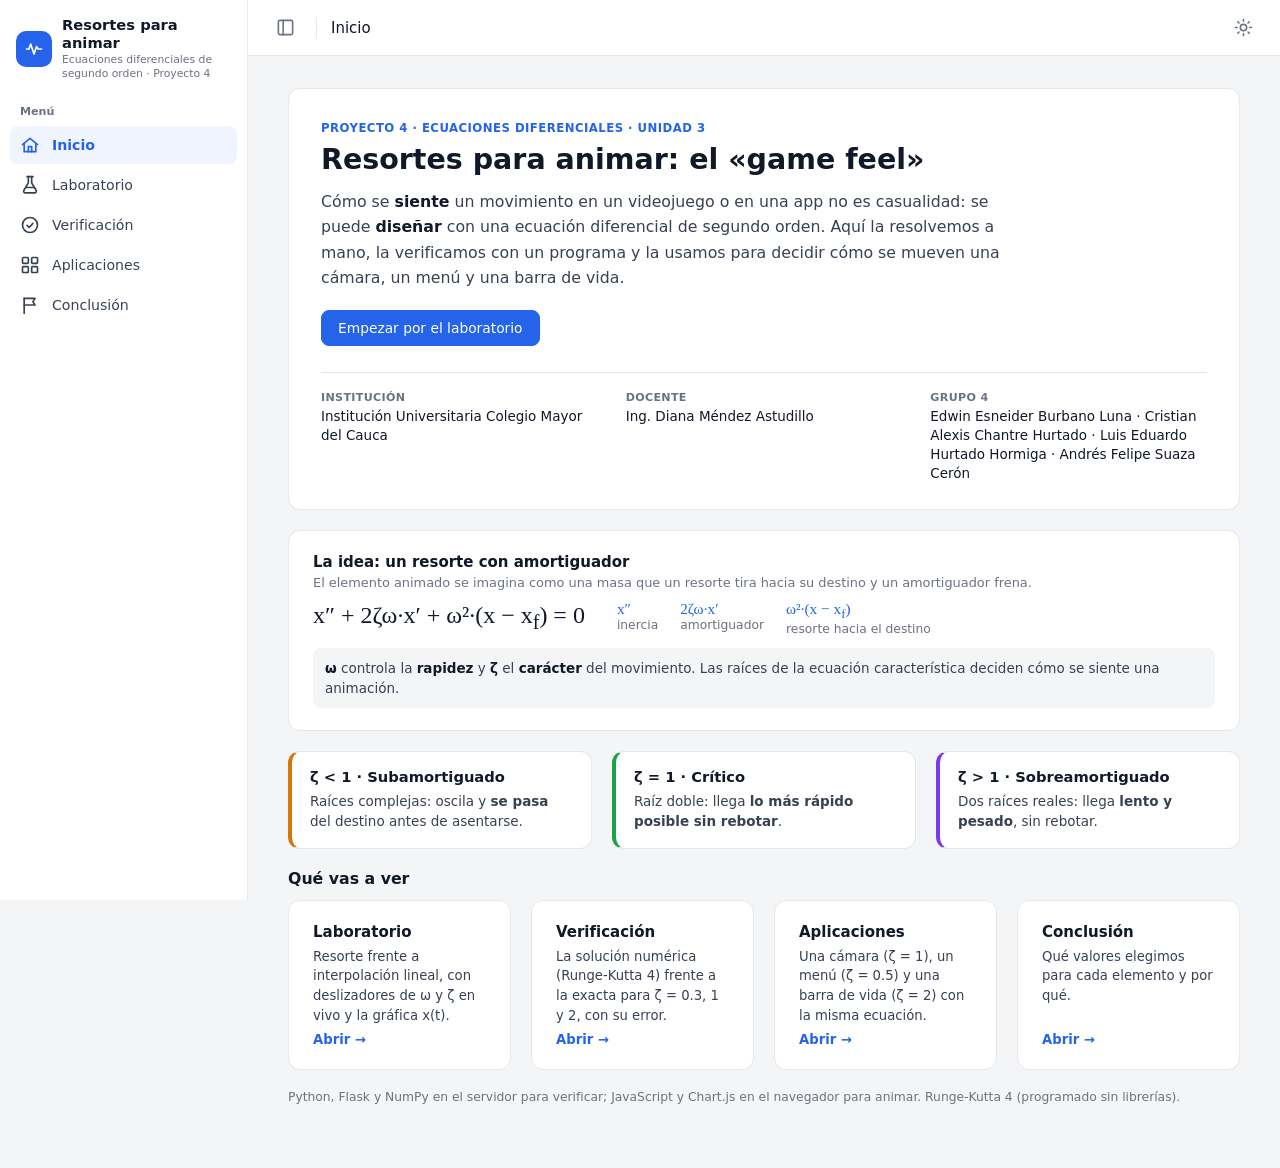
<file: static/index.html>
<!DOCTYPE html>
<html lang="es">
<head>
  <meta charset="utf-8">
  <meta name="viewport" content="width=device-width, initial-scale=1">
  <title>Resortes para animar · Game feel</title>
  <link rel="stylesheet" href="/static/css/styles.css">
  <script>
    // Antes de pintar: evita el parpadeo del menú y del tema.
    (() => {
      const root = document.documentElement;
      let sidebar = null, theme = null;
      try { sidebar = localStorage.getItem('sidebar-collapsed'); theme = localStorage.getItem('theme'); } catch (e) {}
      if (sidebar === '1' || (sidebar === null && window.innerWidth < 800)) root.classList.add('sb-collapsed');
      const dark = theme === 'dark' || (theme !== 'light' && matchMedia('(prefers-color-scheme: dark)').matches);
      if (dark) root.dataset.theme = 'dark';
    })();
  </script>
</head>
<body>
  <div class="app">
  <aside class="sidebar" id="sidebar">
    <div class="brand">
      <div class="brand-mark" aria-hidden="true"><svg class="icon" viewBox="0 0 24 24" fill="none" stroke="currentColor" stroke-width="2" stroke-linecap="round" stroke-linejoin="round" aria-hidden="true"><path d="M3 12h3l2-6 4 12 3-9 2 3h4"/></svg></div>
      <div class="brand-text">
        <h1>Resortes para animar</h1>
        <p>Ecuaciones diferenciales de segundo orden · Proyecto 4</p>
      </div>
    </div>
    <p class="menu-title">Menú</p>
    <nav class="nav-list" id="main-nav" role="tablist" aria-label="Secciones">
      <button class="nav-item active" data-view="inicio" data-tooltip="Inicio" role="tab">
        <svg class="icon" viewBox="0 0 24 24" fill="none" stroke="currentColor" stroke-width="2" stroke-linecap="round" stroke-linejoin="round" aria-hidden="true"><path d="M3 11.5 12 4l9 7.5"/><path d="M5 10v10h14V10"/><path d="M10 20v-6h4v6"/></svg>
        <span class="label">Inicio</span>
      </button>
      <button class="nav-item" data-view="lab" data-tooltip="Laboratorio" role="tab">
        <svg class="icon" viewBox="0 0 24 24" fill="none" stroke="currentColor" stroke-width="2" stroke-linecap="round" stroke-linejoin="round" aria-hidden="true"><path d="M10 2v7.5L4.6 18.6A2 2 0 0 0 6.3 21.5h11.4a2 2 0 0 0 1.7-2.9L14 9.5V2"/><path d="M8.5 2h7"/><path d="M7 15h10"/></svg>
        <span class="label">Laboratorio</span>
      </button>
      <button class="nav-item" data-view="verify" data-tooltip="Verificación" role="tab">
        <svg class="icon" viewBox="0 0 24 24" fill="none" stroke="currentColor" stroke-width="2" stroke-linecap="round" stroke-linejoin="round" aria-hidden="true"><circle cx="12" cy="12" r="9"/><path d="m8.5 12.5 2.5 2.5 4.5-5"/></svg>
        <span class="label">Verificación</span>
      </button>
      <button class="nav-item" data-view="cases" data-tooltip="Aplicaciones" role="tab">
        <svg class="icon" viewBox="0 0 24 24" fill="none" stroke="currentColor" stroke-width="2" stroke-linecap="round" stroke-linejoin="round" aria-hidden="true"><rect x="3" y="3" width="7" height="7" rx="1"/><rect x="14" y="3" width="7" height="7" rx="1"/><rect x="3" y="14" width="7" height="7" rx="1"/><rect x="14" y="14" width="7" height="7" rx="1"/></svg>
        <span class="label">Aplicaciones</span>
      </button>
      <button class="nav-item" data-view="conclusion" data-tooltip="Conclusión" role="tab">
        <svg class="icon" viewBox="0 0 24 24" fill="none" stroke="currentColor" stroke-width="2" stroke-linecap="round" stroke-linejoin="round" aria-hidden="true"><path d="M5 22V4"/><path d="M5 4h13l-2.5 4L18 12H5"/></svg>
        <span class="label">Conclusión</span>
      </button>
    </nav>
  </aside>

  <div class="content">
  <header class="navbar">
    <button class="icon-btn" id="sidebar-toggle" data-tooltip="Colapsar menú" aria-label="Colapsar o expandir el menú" aria-expanded="true">
      <svg class="icon" viewBox="0 0 24 24" fill="none" stroke="currentColor" stroke-width="2" stroke-linecap="round" stroke-linejoin="round" aria-hidden="true"><rect x="3" y="3" width="18" height="18" rx="2"/><path d="M9 3v18"/></svg>
    </button>
    <span class="navbar-sep" aria-hidden="true"></span>
    <h2 id="page-title">Inicio</h2>
    <div class="navbar-actions">
      <button class="icon-btn theme-btn" id="theme-toggle" data-tooltip="Cambiar a tema oscuro" aria-label="Cambiar entre tema claro y oscuro">
        <svg class="icon icon-sun" viewBox="0 0 24 24" fill="none" stroke="currentColor" stroke-width="2" stroke-linecap="round" stroke-linejoin="round" aria-hidden="true"><circle cx="12" cy="12" r="4"/><path d="M12 2v2M12 20v2M4.9 4.9l1.4 1.4M17.7 17.7l1.4 1.4M2 12h2M20 12h2M4.9 19.1l1.4-1.4M17.7 6.3l1.4-1.4"/></svg>
        <svg class="icon icon-moon" viewBox="0 0 24 24" fill="none" stroke="currentColor" stroke-width="2" stroke-linecap="round" stroke-linejoin="round" aria-hidden="true"><path d="M12 3a6 6 0 0 0 9 9 9 9 0 1 1-9-9Z"/></svg>
      </button>
    </div>
  </header>

  <main>
    <!-- ============ INICIO ============ -->
    <section class="view active" id="view-inicio">
      <div class="card hero">
        <p class="eyebrow">Proyecto 4 · Ecuaciones Diferenciales · Unidad 3</p>
        <h2 class="hero-title">Resortes para animar: el «game feel»</h2>
        <p class="lead">Cómo se <b>siente</b> un movimiento en un videojuego o en una app no es casualidad: se puede <b>diseñar</b> con una ecuación diferencial de segundo orden. Aquí la resolvemos a mano, la verificamos con un programa y la usamos para decidir cómo se mueven una cámara, un menú y una barra de vida.</p>
        <div class="cta">
          <button class="chip primary" data-go="lab">Empezar por el laboratorio</button>
        </div>
        <dl class="meta">
          <div><dt>Institución</dt><dd>Institución Universitaria Colegio Mayor del Cauca</dd></div>
          <div><dt>Docente</dt><dd>Ing. Diana Méndez Astudillo</dd></div>
          <div><dt>Grupo 4</dt><dd>Edwin Esneider Burbano Luna · Cristian Alexis Chantre Hurtado · Luis Eduardo Hurtado Hormiga · Andrés Felipe Suaza Cerón</dd></div>
        </dl>
      </div>

      <div class="card">
        <h2>La idea: un resorte con amortiguador</h2>
        <p class="hint">El elemento animado se imagina como una masa que un resorte tira hacia su destino y un amortiguador frena.</p>
        <div class="model">
          <div class="equation">x″ + 2ζω·x′ + ω²·(x − x<sub>f</sub>) = 0</div>
          <dl class="terms">
            <div><dt>x″</dt><dd>inercia</dd></div>
            <div><dt>2ζω·x′</dt><dd>amortiguador</dd></div>
            <div><dt>ω²·(x − x<sub>f</sub>)</dt><dd>resorte hacia el destino</dd></div>
          </dl>
        </div>
        <p class="note"><b>ω</b> controla la <b>rapidez</b> y <b>ζ</b> el <b>carácter</b> del movimiento. Las raíces de la ecuación característica deciden cómo se siente una animación.</p>
      </div>

      <div class="grid three">
        <div class="regime z03"><h3>ζ &lt; 1 · Subamortiguado</h3><p>Raíces complejas: oscila y <b>se pasa</b> del destino antes de asentarse.</p></div>
        <div class="regime z1"><h3>ζ = 1 · Crítico</h3><p>Raíz doble: llega <b>lo más rápido posible sin rebotar</b>.</p></div>
        <div class="regime z2"><h3>ζ &gt; 1 · Sobreamortiguado</h3><p>Dos raíces reales: llega <b>lento y pesado</b>, sin rebotar.</p></div>
      </div>

      <h2 class="section-title">Qué vas a ver</h2>
      <div class="grid four">
        <button class="card feature" data-go="lab"><h3>Laboratorio</h3><p>Resorte frente a interpolación lineal, con deslizadores de ω y ζ en vivo y la gráfica x(t).</p><span class="go">Abrir →</span></button>
        <button class="card feature" data-go="verify"><h3>Verificación</h3><p>La solución numérica (Runge-Kutta 4) frente a la exacta para ζ = 0.3, 1 y 2, con su error.</p><span class="go">Abrir →</span></button>
        <button class="card feature" data-go="cases"><h3>Aplicaciones</h3><p>Una cámara (ζ = 1), un menú (ζ = 0.5) y una barra de vida (ζ = 2) con la misma ecuación.</p><span class="go">Abrir →</span></button>
        <button class="card feature" data-go="conclusion"><h3>Conclusión</h3><p>Qué valores elegimos para cada elemento y por qué.</p><span class="go">Abrir →</span></button>
      </div>

      <p class="foot">Python, Flask y NumPy en el servidor para verificar; JavaScript y Chart.js en el navegador para animar. Runge-Kutta 4 (programado sin librerías).</p>
    </section>

    <!-- ============ LABORATORIO ============ -->
    <section class="view" id="view-lab">
      <div class="card model">
        <div class="equation">x″ + 2ζω·x′ + ω²·(x − x<sub>f</sub>) = 0</div>
        <dl class="terms">
          <div><dt>x″</dt><dd>inercia</dd></div>
          <div><dt>2ζω·x′</dt><dd>amortiguador</dd></div>
          <div><dt>ω²·(x − x<sub>f</sub>)</dt><dd>resorte hacia el destino</dd></div>
          <div><dt>ω · ζ</dt><dd>rapidez · carácter</dd></div>
        </dl>
      </div>

      <div class="grid two">
        <div class="card">
          <h2>Resorte vs. interpolación lineal</h2>
          <p class="hint">Haz clic en la pista para mover el destino.</p>
          <canvas id="lab-canvas" class="stage" height="320"></canvas>
          <div class="controls">
            <label class="slider">
              <span>Rapidez ω <small>rad/s</small></span>
              <input type="range" id="lab-omega" min="2" max="20" step="0.5" value="8">
              <output id="lab-omega-val">8.0</output>
            </label>
            <label class="slider">
              <span>Amortiguamiento ζ</span>
              <input type="range" id="lab-zeta" min="0.05" max="2.5" step="0.05" value="0.3">
              <output id="lab-zeta-val">0.30</output>
            </label>
            <div class="chips">
              <span class="chips-label">Casos de la guía</span>
              <button class="chip" data-zeta="0.3">ζ = 0.3</button>
              <button class="chip" data-zeta="1">ζ = 1</button>
              <button class="chip" data-zeta="2">ζ = 2</button>
              <span class="spacer"></span>
              <button class="chip" id="lab-reset">Reiniciar</button>
            </div>
          </div>
          <p class="note">
            <b>Diferencia:</b> el lerp (<code>x += (destino − x)·0.1</code>) es de 1.er orden: no tiene inercia, arranca
            con la máxima velocidad (6 m/s en un salto de 1 m a 60 cuadros/s), nunca rebota y su ritmo depende de los cuadros por segundo.
            El resorte es de 2.º orden: acelera desde el reposo, lleva velocidad al llegar y rebota solo si ζ &lt; 1.
          </p>
        </div>

        <div class="card">
          <h2>Posición x(t)</h2>
          <div class="chart-box tall"><canvas id="lab-chart"></canvas></div>
          <div class="stats" id="lab-stats"></div>
        </div>
      </div>
    </section>

    <!-- ============ VERIFICACIÓN ============ -->
    <section class="view" id="view-verify">
      <div class="card">
        <div class="row">
          <div>
            <h2>Numérica (RK4) vs. exacta</h2>
            <p class="hint">ω = 8 rad/s · x(0) = 0 · x′(0) = 0 · x<sub>f</sub> = 1 m</p>
          </div>
          <label class="inline">Paso h
            <select id="verify-h">
              <option value="0.01">0.01 s</option>
              <option value="0.005">0.005 s</option>
              <option value="0.001" selected>0.001 s</option>
              <option value="0.0001">0.0001 s</option>
            </select>
          </label>
        </div>
        <div class="grid two flat">
          <div class="chart-box tall"><canvas id="verify-chart"></canvas></div>
          <div class="chart-box tall"><canvas id="verify-error"></canvas></div>
        </div>
        <div id="verify-table-wrap"></div>
      </div>

      <div class="card">
        <h2>¿Por qué no coinciden exactamente?</h2>
        <div class="grid two flat">
          <div class="chart-box"><canvas id="conv-chart"></canvas></div>
          <ul class="bullets" id="verify-comment"></ul>
        </div>
      </div>
    </section>

    <!-- ============ APLICACIONES ============ -->
    <section class="view" id="view-cases">
      <nav class="subtabs" id="case-tabs">
        <button class="subtab active" data-case="camera">Cámara</button>
        <button class="subtab" data-case="menu">Menú</button>
        <button class="subtab" data-case="health">Barra de vida</button>
      </nav>

      <!-- Cámara -->
      <div class="case active" id="case-camera">
        <div class="grid two">
          <div class="card">
            <h2>Cámara que sigue al personaje</h2>
            <p class="hint">Haz clic en el mundo o usa ← → para mover al personaje.</p>
            <canvas id="camera-canvas" class="stage" height="280"></canvas>
            <div class="controls">
              <div class="chips">
                <button class="chip" id="camera-left">◀ Izquierda</button>
                <button class="chip" id="camera-right">Derecha ▶</button>
                <button class="chip" id="camera-jump">Salto +300 px</button>
              </div>
              <label class="slider"><span>Amortiguamiento ζ</span>
                <input type="range" id="camera-zeta" min="0.1" max="3" step="0.05"><output id="camera-zeta-val"></output></label>
              <label class="slider"><span>Rapidez ω <small>rad/s</small></span>
                <input type="range" id="camera-omega" min="2" max="20" step="0.5"><output id="camera-omega-val"></output></label>
            </div>
          </div>
          <div class="card">
            <h2>Posición x(t)</h2>
            <div class="chart-box tall"><canvas id="camera-chart"></canvas></div>
            <p class="hint stats-title">Con los deslizadores actuales:</p>
            <div class="stats" id="camera-stats"></div>
            <p class="note" id="camera-note"></p>
          </div>
        </div>
      </div>

      <!-- Menú -->
      <div class="case" id="case-menu">
        <div class="grid two">
          <div class="card">
            <h2>Menú que entra desde el borde</h2>
            <p class="hint">Haz clic en la pantalla o usa el botón para abrir y cerrar.</p>
            <canvas id="menu-canvas" class="stage" height="280"></canvas>
            <div class="controls">
              <div class="chips"><button class="chip primary" id="menu-toggle">Abrir menú</button></div>
              <label class="slider"><span>Amortiguamiento ζ</span>
                <input type="range" id="menu-zeta" min="0.1" max="3" step="0.05"><output id="menu-zeta-val"></output></label>
              <label class="slider"><span>Rapidez ω <small>rad/s</small></span>
                <input type="range" id="menu-omega" min="2" max="20" step="0.5"><output id="menu-omega-val"></output></label>
            </div>
          </div>
          <div class="card">
            <h2>Posición x(t)</h2>
            <div class="chart-box tall"><canvas id="menu-chart"></canvas></div>
            <p class="hint stats-title">Con los deslizadores actuales:</p>
            <div class="stats" id="menu-stats"></div>
            <p class="note" id="menu-note"></p>
          </div>
        </div>
      </div>

      <!-- Barra de vida -->
      <div class="case" id="case-health">
        <div class="grid two">
          <div class="card">
            <h2>Barra de vida que baja</h2>
            <p class="hint">Aplica daño o cura y observa cómo se mueve la barra.</p>
            <canvas id="health-canvas" class="stage" height="280"></canvas>
            <div class="controls">
              <div class="chips">
                <button class="chip danger" data-hp="-20">Golpe −20</button>
                <button class="chip danger" data-hp="-45">Golpe −45</button>
                <button class="chip ok" data-hp="30">Poción +30</button>
                <span class="spacer"></span>
                <button class="chip" id="health-reset">Restaurar</button>
              </div>
              <label class="slider"><span>Amortiguamiento ζ</span>
                <input type="range" id="health-zeta" min="0.1" max="3" step="0.05"><output id="health-zeta-val"></output></label>
              <label class="slider"><span>Rapidez ω <small>rad/s</small></span>
                <input type="range" id="health-omega" min="2" max="20" step="0.5"><output id="health-omega-val"></output></label>
            </div>
          </div>
          <div class="card">
            <h2>Vida mostrada x(t)</h2>
            <div class="chart-box tall"><canvas id="health-chart"></canvas></div>
            <p class="hint stats-title">Con los deslizadores actuales:</p>
            <div class="stats" id="health-stats"></div>
            <p class="note" id="health-note"></p>
          </div>
        </div>
      </div>
    </section>

    <!-- ============ CONCLUSIÓN ============ -->
    <section class="view" id="view-conclusion">
      <div class="card">
        <h2>Qué ζ elegir y por qué</h2>
        <div id="conclusion-table-wrap"></div>
        <p class="note" id="conclusion-text"></p>
      </div>
    </section>
  </main>
  </div>
  </div>

  <script src="/static/vendor/chart.umd.min.js"></script>
  <script src="/static/js/config.js"></script>
  <script src="/static/js/physics.js"></script>
  <script src="/static/js/charts.js"></script>
  <script src="/static/js/lab.js"></script>
  <script src="/static/js/verify.js"></script>
  <script src="/static/js/cases.js"></script>
  <script src="/static/js/main.js"></script>
</body>
</html>
</file>
<file: static/css/styles.css>
:root {
  color-scheme: light;
  /* interfaz */
  --bg: #f4f5f7; --card: #ffffff; --stage: #f8fafc;
  --ink: #111827; --text: #374151; --muted: #6b7280;
  --line: #e5e7eb; --grid: #eef0f3;
  --accent: #2563eb; --accent-soft: #eff4ff;
  --fill: #2563eb; --danger: #b91c1c; --ok: #15803d;
  /* series y escenas (las lee COLORS en js/config.js) */
  --spring: #2563eb; --lerp: #ea580c; --exact: #111827; --target: #dc2626; --good: #16a34a; --warn: #d97706;
  --z03: #d97706; --z1: #16a34a; --z2: #7c3aed;
  --ground: #e8edf3; --ground-line: #cbd5e1; --post: #d5dbe4; --wall: #9ca3af;
  --device: #1f2937; --screen: #f1f5f9; --screen-item: #e2e8f0; --track: #e5e7eb;
}
:root[data-theme="dark"] {
  color-scheme: dark;
  --bg: #0e1116; --card: #161a22; --stage: #1b2029;
  --ink: #f3f4f6; --text: #d1d5db; --muted: #9ca3af;
  --line: #2a303b; --grid: #242a35;
  --accent: #60a5fa; --accent-soft: rgba(96, 165, 250, .15);
  --fill: #2563eb; --danger: #f87171; --ok: #4ade80;
  --spring: #60a5fa; --lerp: #fb923c; --exact: #f3f4f6; --target: #f87171; --good: #4ade80; --warn: #fbbf24;
  --z03: #fbbf24; --z1: #4ade80; --z2: #a78bfa;
  --ground: #232a35; --ground-line: #3a4352; --post: #2f3745; --wall: #6b7280;
  --device: #05070a; --screen: #232a35; --screen-item: #2f3745; --track: #2a303b;
}
* { box-sizing: border-box; }
html, body { margin: 0; background: var(--bg); color: var(--text); font-family: 'Segoe UI', system-ui, -apple-system, sans-serif; font-size: 15px; }
body { min-height: 100vh; }

/* ---------- layout: sidebar + contenido ---------- */
.app { display: flex; min-height: 100vh; }
.content { flex: 1; min-width: 0; display: flex; flex-direction: column; }
.sidebar { --sb-w: 248px; width: var(--sb-w); flex: none; position: sticky; top: 0; height: 100vh; z-index: 30;
  display: flex; flex-direction: column; gap: 4px; padding: 14px 10px; background: var(--card); border-right: 1px solid var(--line);
  transition: width .2s ease; }
.sb-collapsed .sidebar { --sb-w: 66px; }

.brand { display: flex; align-items: center; gap: 10px; padding: 2px 6px 14px; min-height: 52px; }
.brand-mark { flex: none; width: 36px; height: 36px; border-radius: 10px; background: var(--fill); color: #fff; display: grid; place-items: center; }
.brand-mark .icon { width: 20px; height: 20px; }
.brand-text { min-width: 0; }
.brand h1 { margin: 0; font-size: .98rem; color: var(--ink); font-weight: 650; line-height: 1.2; }
.brand p { margin: 2px 0 0; font-size: .72rem; color: var(--muted); line-height: 1.3; }
.menu-title { margin: 6px 10px 4px; font-size: .74rem; font-weight: 600; color: var(--muted); }

.nav-list { display: flex; flex-direction: column; gap: 2px; }
.nav-item { position: relative; display: flex; align-items: center; gap: 12px; width: 100%; padding: 9px 10px; border: 0; border-radius: 8px;
  background: transparent; color: var(--text); font: inherit; font-size: .94rem; text-align: left; cursor: pointer; white-space: nowrap; }
.nav-item .icon { flex: none; width: 20px; height: 20px; }
.nav-item:hover { background: var(--bg); color: var(--ink); }
.nav-item.active { background: var(--accent-soft); color: var(--accent); font-weight: 600; }
.nav-item:focus-visible, .icon-btn:focus-visible { outline: 2px solid var(--accent); outline-offset: 1px; }

/* sidebar colapsado: solo iconos (el texto se oculta, el tooltip lo reemplaza) */
.sb-collapsed .brand { padding-left: 4px; }
.sb-collapsed .brand-text, .sb-collapsed .menu-title, .sb-collapsed .nav-item .label { display: none; }
.sb-collapsed .nav-item { justify-content: center; padding: 10px 0; }

/* tooltips (solo CSS, sin dependencias) */
[data-tooltip]::after { content: attr(data-tooltip); position: absolute; z-index: 40; padding: 5px 9px; border-radius: 6px; background: var(--ink); color: var(--card);
  font-size: .8rem; font-weight: 500; white-space: nowrap; pointer-events: none; opacity: 0; transition: opacity .12s ease; }
.sb-collapsed .nav-item::after { left: calc(100% + 10px); top: 50%; transform: translateY(-50%); }
.sb-collapsed .nav-item:hover::after, .sb-collapsed .nav-item:focus-visible::after { opacity: 1; }
.nav-item::after { display: none; }
.sb-collapsed .nav-item::after { display: block; }
.icon-btn::after { left: 0; top: calc(100% + 8px); }
.icon-btn:hover::after, .icon-btn:focus-visible::after { opacity: 1; }

/* ---------- barra superior: botón + título de la página ---------- */
.navbar { position: sticky; top: 0; z-index: 20; display: flex; align-items: center; gap: 14px; height: 56px; padding: 0 20px;
  background: var(--card); border-bottom: 1px solid var(--line); }
.icon-btn { position: relative; display: grid; place-items: center; width: 34px; height: 34px; border: 0; border-radius: 8px; background: transparent; color: var(--muted); cursor: pointer; }
.icon-btn .icon { width: 19px; height: 19px; }
.icon-btn:hover { background: var(--bg); color: var(--ink); }
.navbar-sep { width: 1px; height: 22px; background: var(--line); }
.navbar-actions { margin-left: auto; display: flex; align-items: center; gap: 4px; }
.navbar-actions .icon-btn::after { left: auto; right: 0; }
.theme-btn .icon-moon { display: none; }
:root[data-theme="dark"] .theme-btn .icon-sun { display: none; }
:root[data-theme="dark"] .theme-btn .icon-moon { display: block; }
.navbar h2 { margin: 0; font-size: 1rem; font-weight: 500; color: var(--ink); }
.subtabs { display: flex; gap: 4px; flex-wrap: wrap; }
.subtab { background: transparent; color: var(--muted); border: 0; border-radius: 8px; padding: 8px 16px; font: inherit; font-size: .92rem; cursor: pointer; }
.subtab:hover { background: var(--bg); color: var(--ink); }
.subtab.active { background: var(--accent-soft); color: var(--accent); font-weight: 600; }
.subtabs { margin-bottom: 14px; }

/* ---------- estructura ---------- */
main { width: 100%; max-width: 1400px; margin: 0 auto; padding: 32px 40px 64px; }
@media (max-width: 800px) { main { padding: 20px 16px 40px; } }
.view, .case { display: none; }
.view.active, .case.active { display: block; }
.card { background: var(--card); border: 1px solid var(--line); border-radius: 12px; padding: 22px 24px; margin-bottom: 20px; }
.card h2 { margin: 0 0 4px; font-size: 1rem; color: var(--ink); font-weight: 650; }
.grid.two { display: grid; grid-template-columns: minmax(0, 1fr) minmax(0, 1fr); gap: 20px; }
.grid.two > .card { margin-bottom: 0; }
.grid.two.flat { gap: 24px; margin-top: 12px; }
@media (max-width: 1000px) { .grid.two { grid-template-columns: 1fr; } }
.row { display: flex; align-items: flex-start; justify-content: space-between; gap: 12px; flex-wrap: wrap; }

/* ---------- inicio ---------- */
.hero { padding: 32px 32px 26px; }
.eyebrow { margin: 0 0 8px; font-size: .78rem; font-weight: 600; letter-spacing: .04em; text-transform: uppercase; color: var(--accent); }
.card.hero .hero-title { margin: 0 0 12px; font-size: 1.9rem; line-height: 1.2; }
.lead { margin: 0; max-width: 70ch; font-size: 1.05rem; line-height: 1.6; color: var(--text); }
.lead b { color: var(--ink); }
.cta { display: flex; gap: 10px; flex-wrap: wrap; margin: 20px 0 0; }
.cta .chip { padding: 9px 16px; font-size: .92rem; text-decoration: none; display: inline-block; }
.meta { display: grid; grid-template-columns: repeat(auto-fit, minmax(240px, 1fr)); gap: 14px 28px; margin: 26px 0 0; padding-top: 18px; border-top: 1px solid var(--line); }
.meta dt { font-size: .74rem; font-weight: 600; color: var(--muted); text-transform: uppercase; letter-spacing: .03em; }
.meta dd { margin: 3px 0 0; font-size: .9rem; color: var(--ink); line-height: 1.4; }
.grid.three { display: grid; grid-template-columns: repeat(3, minmax(0, 1fr)); gap: 20px; margin-bottom: 20px; }
.grid.four { display: grid; grid-template-columns: repeat(4, minmax(0, 1fr)); gap: 20px; }
@media (max-width: 1100px) { .grid.four { grid-template-columns: repeat(2, minmax(0, 1fr)); } }
@media (max-width: 800px) { .grid.three, .grid.four { grid-template-columns: 1fr; } .hero { padding: 22px 18px; } .card.hero .hero-title { font-size: 1.5rem; } }
.regime { background: var(--card); border: 1px solid var(--line); border-left: 4px solid var(--line); border-radius: 12px; padding: 16px 18px; }
.regime h3 { margin: 0 0 6px; font-size: .98rem; color: var(--ink); }
.regime p { margin: 0; font-size: .9rem; line-height: 1.5; }
.regime.z03 { border-left-color: var(--z03); }
.regime.z1 { border-left-color: var(--z1); }
.regime.z2 { border-left-color: var(--z2); }
.section-title { margin: 8px 0 12px; font-size: 1.05rem; color: var(--ink); }
.feature { display: flex; flex-direction: column; gap: 6px; text-align: left; font: inherit; color: inherit; cursor: pointer; margin-bottom: 0; }
.feature h3 { margin: 0; font-size: 1rem; color: var(--ink); }
.feature p { margin: 0; font-size: .88rem; line-height: 1.5; color: var(--text); flex: 1; }
.feature .go { color: var(--accent); font-weight: 600; font-size: .88rem; }
.feature:hover { border-color: var(--accent); }
.feature:focus-visible { outline: 2px solid var(--accent); outline-offset: 2px; }
.foot { margin: 20px 0 0; font-size: .82rem; color: var(--muted); }

/* ---------- ecuación ---------- */
.model { display: flex; gap: 32px; align-items: center; flex-wrap: wrap; }
.equation { font-size: 1.6rem; font-family: 'Cambria Math', 'Times New Roman', serif; color: var(--ink); white-space: nowrap; }
.terms { display: flex; gap: 22px; flex-wrap: wrap; margin: 0; }
.terms dt { font-family: 'Cambria Math', 'Times New Roman', serif; color: var(--accent); font-size: 1.02rem; }
.terms dd { margin: 0; font-size: .82rem; color: var(--muted); }

/* ---------- textos ---------- */
.hint { margin: 0 0 10px; font-size: .86rem; color: var(--muted); }
.note { font-size: .9rem; color: var(--text); line-height: 1.5; margin: 12px 0 0; padding: 10px 12px; background: var(--bg); border-radius: 8px; }
.note b { color: var(--ink); }
.stats-title { margin: 12px 0 0; }
.stats-title + .stats { margin-top: 6px; }
.bullets { margin: 0; padding-left: 18px; line-height: 1.6; color: var(--text); align-self: center; }
.bullets li { margin-bottom: 6px; }

/* ---------- animación y gráficas ---------- */
.stage { width: 100%; display: block; background: var(--stage); border: 1px solid var(--line); border-radius: 10px; cursor: pointer; }
.chart-box { position: relative; height: 270px; }
.chart-box.tall { height: 330px; }

/* ---------- controles ---------- */
.controls { margin-top: 14px; display: flex; flex-direction: column; gap: 10px; }
.slider { display: grid; grid-template-columns: 170px 1fr 52px; align-items: center; gap: 12px; font-size: .9rem; color: var(--ink); }
.slider small { color: var(--muted); }
.slider output { text-align: right; color: var(--accent); font-weight: 650; font-variant-numeric: tabular-nums; }
input[type=range] { accent-color: var(--accent); width: 100%; }
.chips { display: flex; gap: 6px; align-items: center; flex-wrap: wrap; }
.chips-label { color: var(--muted); font-size: .84rem; margin-right: 2px; }
.spacer { flex: 1; }
.chip { background: var(--card); color: var(--ink); border: 1px solid var(--line); border-radius: 8px; padding: 6px 12px;
  font: inherit; font-size: .86rem; cursor: pointer; }
.chip:hover { border-color: var(--accent); color: var(--accent); }
.chip.primary { background: var(--fill); border-color: var(--fill); color: #fff; }
.chip.primary:hover { color: #fff; filter: brightness(1.08); }
.chip.danger { color: var(--danger); }
.chip.danger:hover { border-color: var(--danger); }
.chip.ok { color: var(--ok); }
.chip.ok:hover { border-color: var(--ok); }

/* ---------- datos clave bajo cada gráfica ---------- */
.stats { display: grid; grid-template-columns: repeat(auto-fit, minmax(112px, 1fr)); gap: 8px; margin-top: 12px; }
.stat { background: var(--bg); border-radius: 8px; padding: 8px 10px; }
.stat span { display: block; font-size: .74rem; color: var(--muted); }
.stat b { display: block; font-size: .95rem; color: var(--ink); font-weight: 650; font-variant-numeric: tabular-nums; margin-top: 1px; }

/* ---------- tablas y enlaces ---------- */
.inline { font-size: .88rem; color: var(--muted); display: flex; gap: 8px; align-items: center; }
select { background: var(--card); color: var(--ink); border: 1px solid var(--line); border-radius: 8px; padding: 6px 10px; font: inherit; }
table { width: 100%; border-collapse: collapse; margin-top: 14px; font-size: .9rem; }
th, td { text-align: left; padding: 9px 10px; border-bottom: 1px solid var(--line); vertical-align: top; }
th { color: var(--muted); font-weight: 600; font-size: .8rem; }
td.num { font-variant-numeric: tabular-nums; }
.dot { display: inline-block; width: 10px; height: 10px; border-radius: 50%; margin-right: 8px; }
</file>
